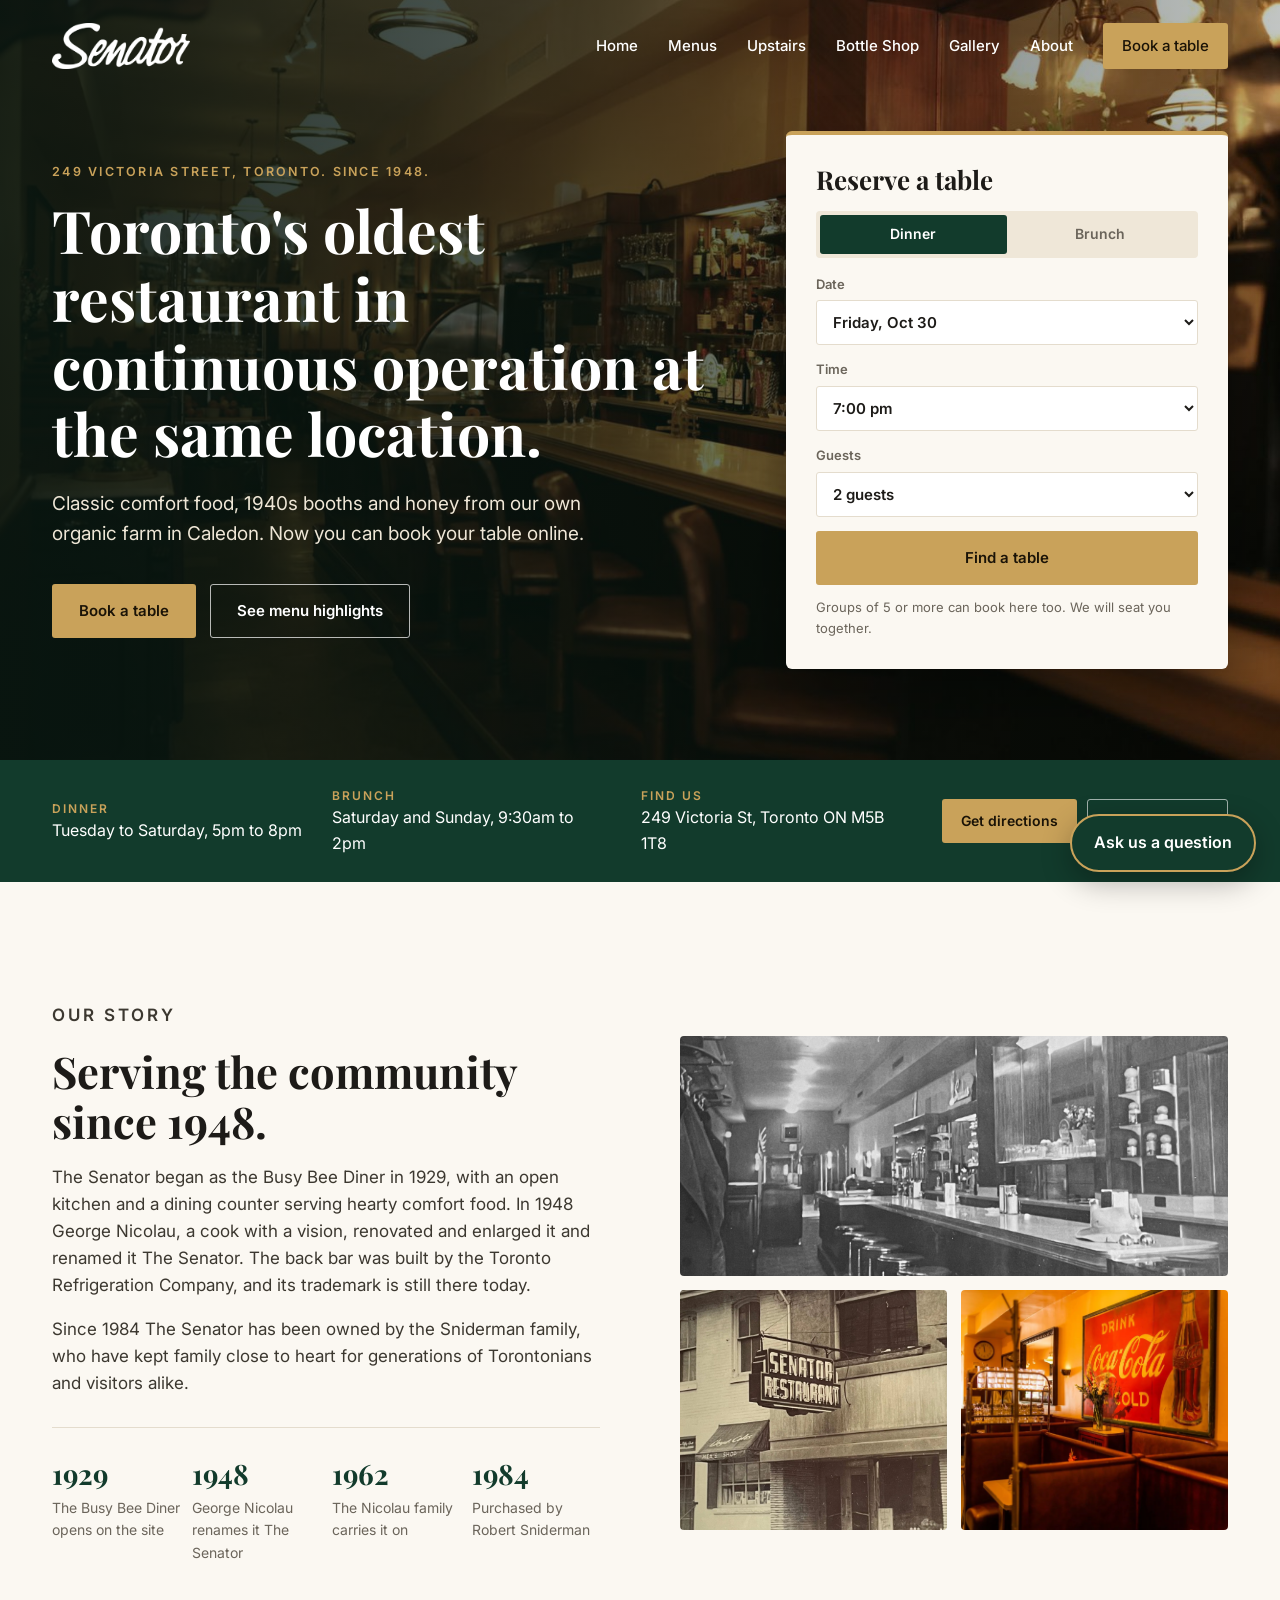
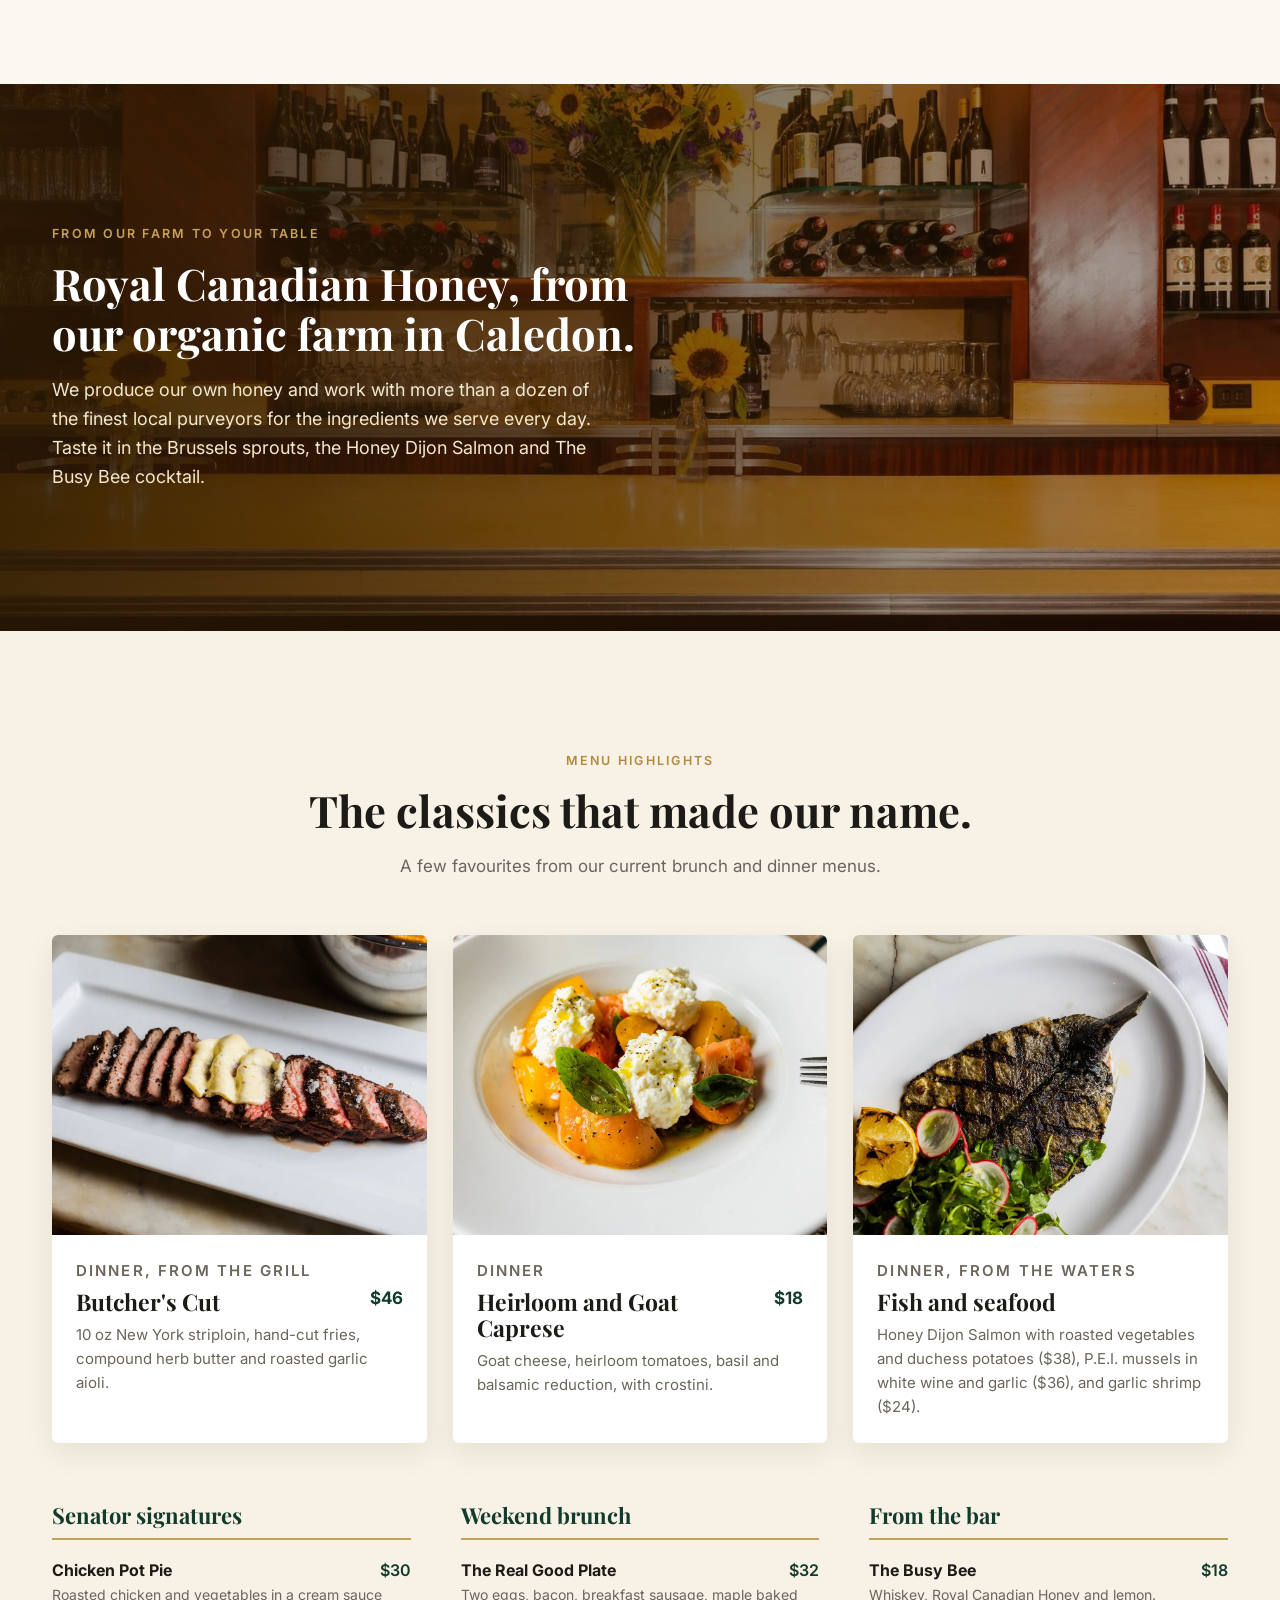
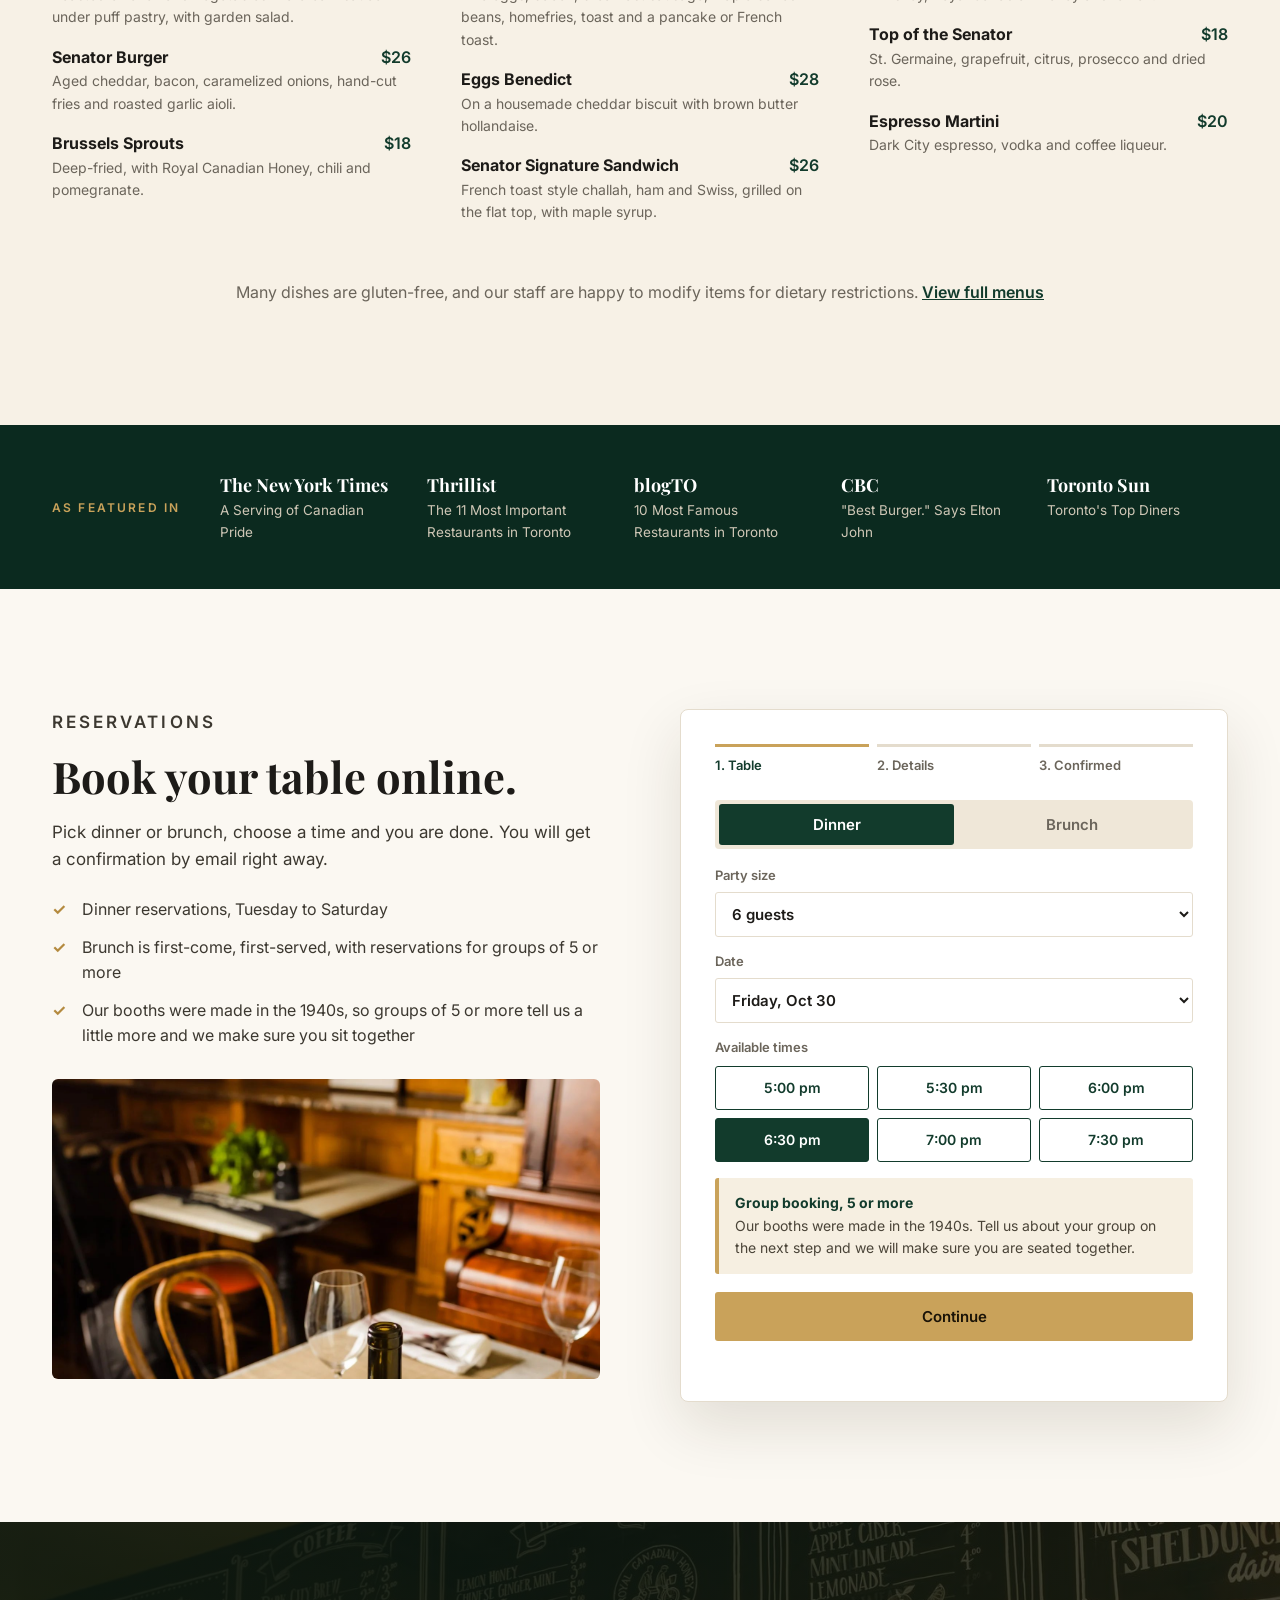
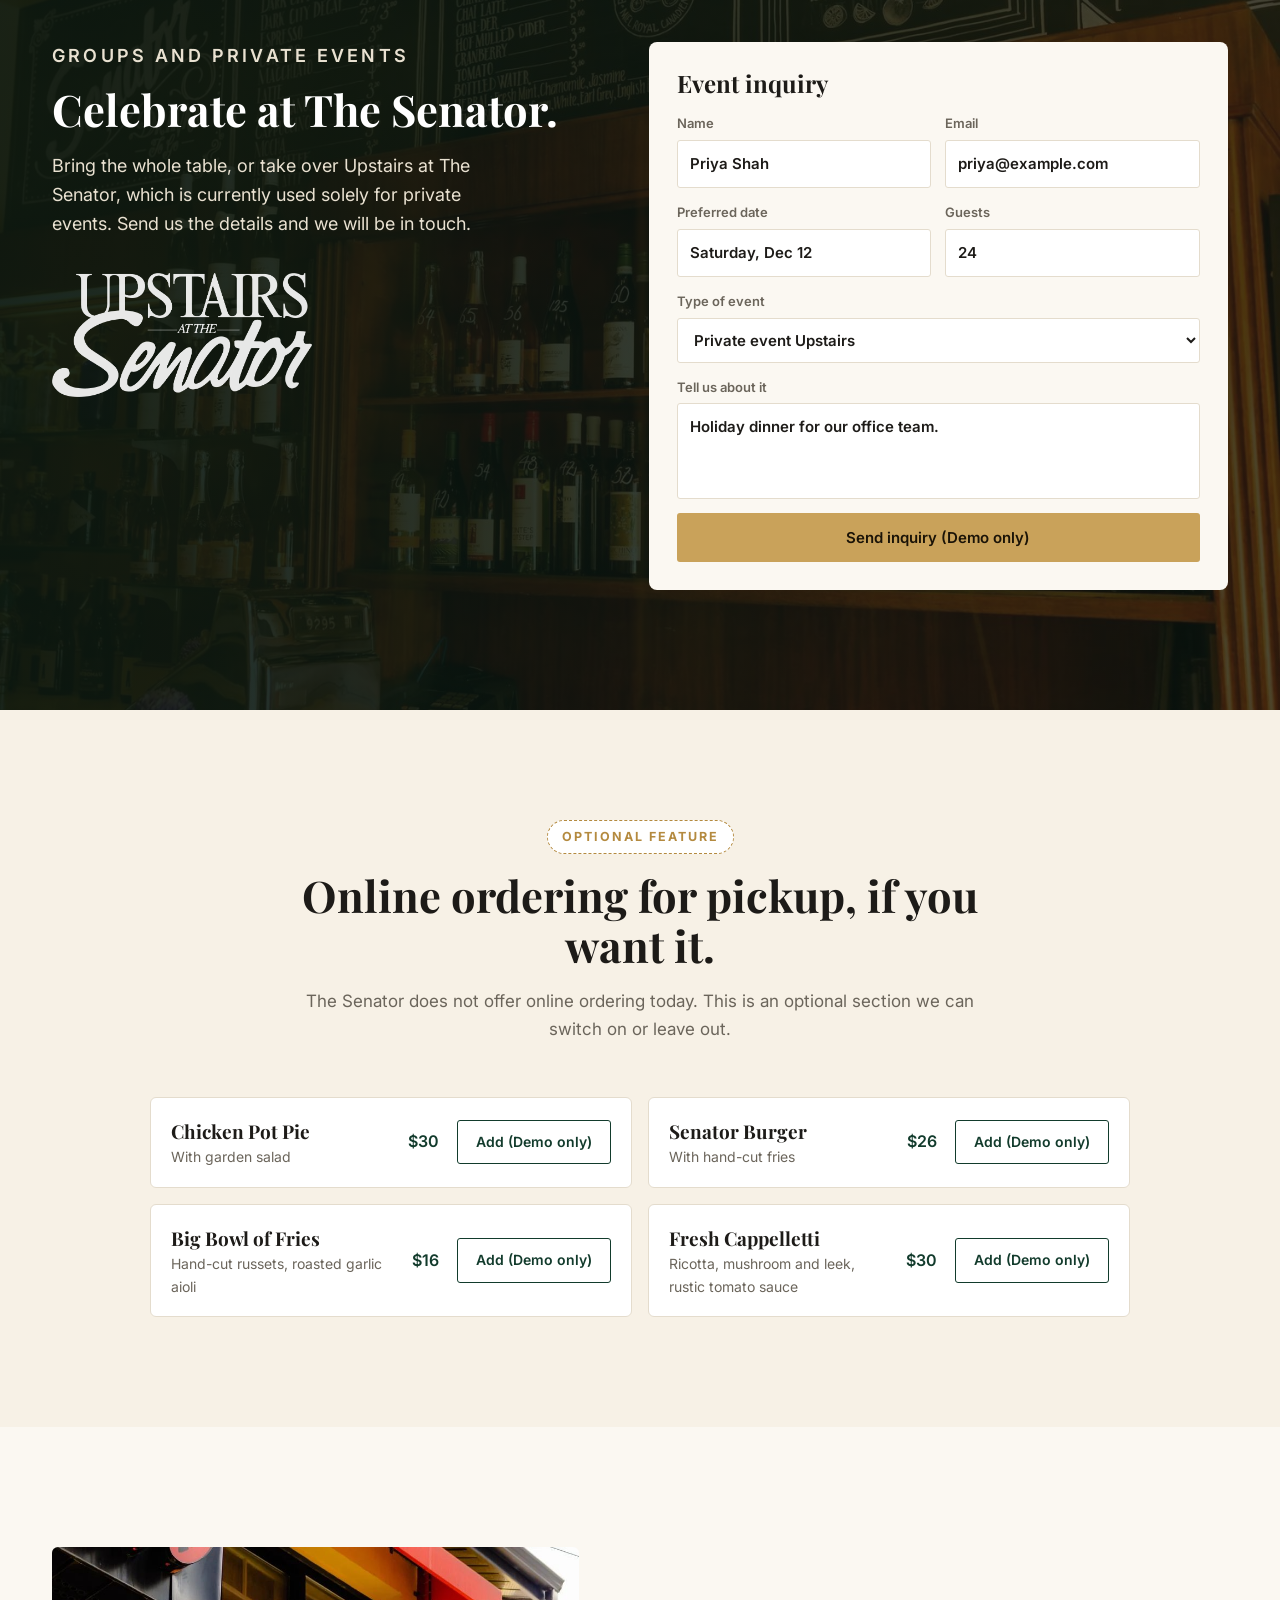
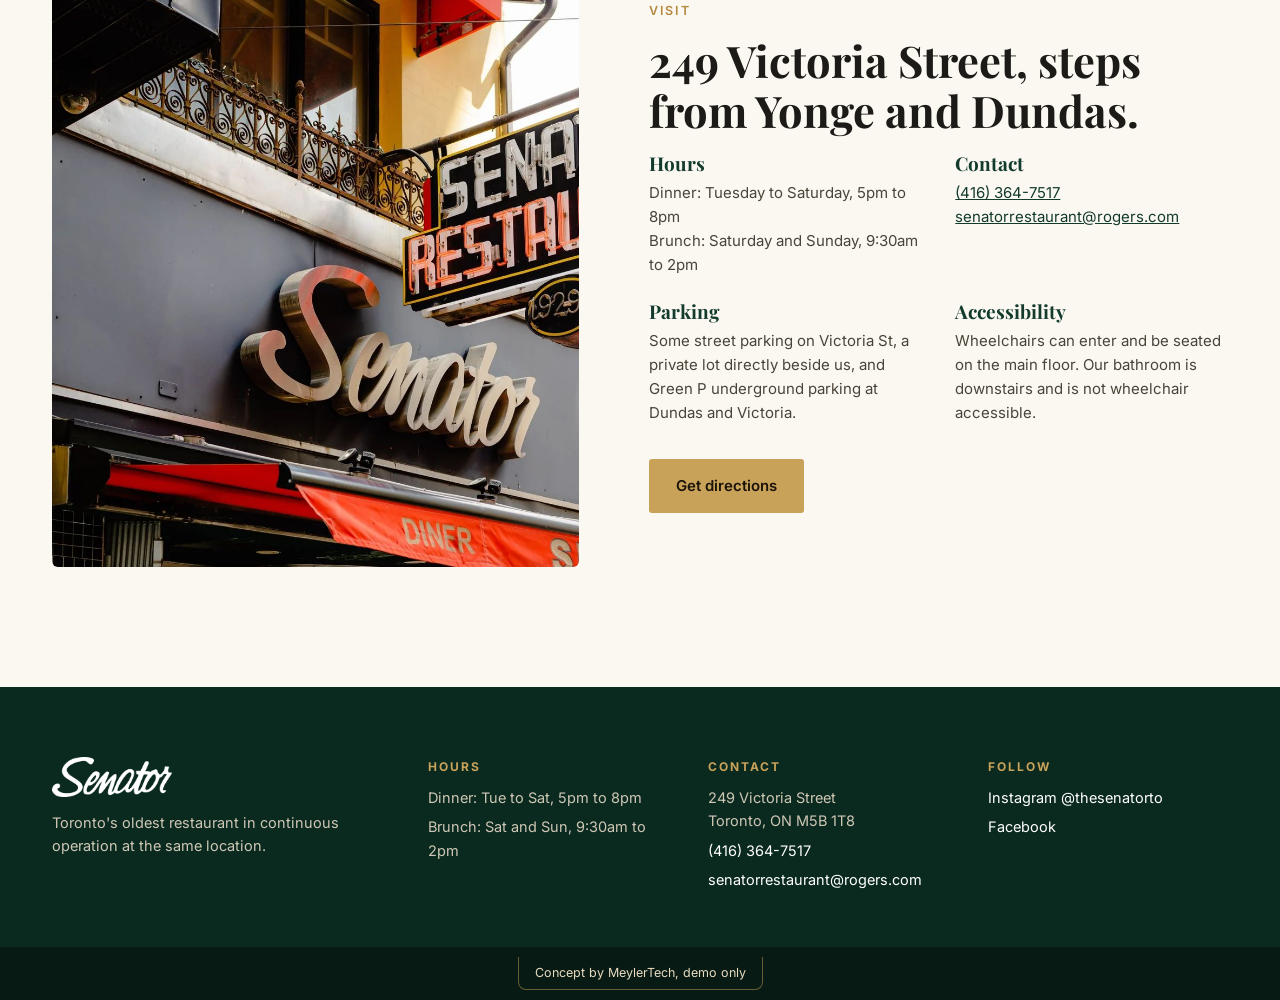
<file: index.html>
<!DOCTYPE html>
<html lang="en">
<head>
<meta name="robots" content="noindex, nofollow">
<meta charset="utf-8">
<meta name="viewport" content="width=device-width, initial-scale=1">
<title>The Senator Restaurant | Toronto since 1948</title>
<meta name="description" content="The Senator, Toronto's oldest restaurant in continuous operation at the same location. 249 Victoria Street. Book a table online.">
<link rel="preconnect" href="https://fonts.googleapis.com">
<link rel="preconnect" href="https://fonts.gstatic.com" crossorigin>
<link href="https://fonts.googleapis.com/css2?family=Playfair+Display:ital,wght@0,500;0,700;1,500&family=Inter:wght@400;500;600;700&display=swap" rel="stylesheet">
<link rel="stylesheet" href="style.css">
<script src="app.js" defer></script>
</head>
<body>
<header class="site-head" id="top">
  <div class="wrap head-in">
    <a class="brand" href="index.html"><img src="img/logo-white.png" alt="The Senator"></a>
    <button class="burger" id="burger" aria-label="Open menu" aria-expanded="false"><span></span><span></span><span></span></button>
    <nav class="nav" id="nav">
      <a href="index.html">Home</a>
      <a href="full-concept.html">Menus</a>
      <a href="full-concept.html">Upstairs</a>
      <a href="full-concept.html">Bottle Shop</a>
      <a href="full-concept.html">Gallery</a>
      <a href="full-concept.html">About</a>
      <a class="btn btn-gold btn-sm" href="#reserve">Book a table</a>
    </nav>
  </div>
</header>

<main>
<section class="hero">
  <img class="hero-img" src="img/bar-interior.jpg" alt="The long counter and booths inside The Senator">
  <div class="hero-shade"></div>
  <div class="wrap hero-in">
    <div class="hero-copy">
      <p class="eyebrow">249 Victoria Street, Toronto. Since 1948.</p>
      <h1>Toronto's oldest restaurant in continuous operation at the same location.</h1>
      <p class="lede">Classic comfort food, 1940s booths and honey from our own organic farm in Caledon. Now you can book your table online.</p>
      <div class="hero-cta">
        <a class="btn btn-gold" href="#reserve">Book a table</a>
        <a class="btn btn-ghost" href="#menu">See menu highlights</a>
      </div>
    </div>
    <form class="quick-book" action="#reserve">
      <p class="qb-title">Reserve a table</p>
      <div class="seg" role="group" aria-label="Meal">
        <span class="seg-on">Dinner</span><span>Brunch</span>
      </div>
      <label>Date<select><option>Friday, Oct 30</option></select></label>
      <label>Time<select><option>7:00 pm</option></select></label>
      <label>Guests<select><option>2 guests</option></select></label>
      <a class="btn btn-gold btn-full" href="#reserve">Find a table</a>
      <p class="qb-note">Groups of 5 or more can book here too. We will seat you together.</p>
    </form>
  </div>
</section>

<section class="hours-bar">
  <div class="wrap hours-in">
    <div><p class="hb-k">Dinner</p><p class="hb-v">Tuesday to Saturday, 5pm to 8pm</p></div>
    <div><p class="hb-k">Brunch</p><p class="hb-v">Saturday and Sunday, 9:30am to 2pm</p></div>
    <div><p class="hb-k">Find us</p><p class="hb-v">249 Victoria St, Toronto ON M5B 1T8</p></div>
    <div class="hb-act">
      <a class="btn btn-gold btn-sm" href="https://www.google.com/maps/dir/?api=1&amp;destination=The+Senator+Restaurant+249+Victoria+St+Toronto+ON+M5B+1T8" target="_blank" rel="noopener">Get directions</a>
      <a class="btn btn-line btn-sm" href="tel:+14163647517">(416) 364-7517</a>
    </div>
  </div>
</section>

<section class="story" id="story">
  <div class="wrap story-in">
    <div class="story-copy">
      <p class="eyebrow eyebrow-dark">Our story</p>
      <h2>Serving the community since 1948.</h2>
      <p>The Senator began as the Busy Bee Diner in 1929, with an open kitchen and a dining counter serving hearty comfort food. In 1948 George Nicolau, a cook with a vision, renovated and enlarged it and renamed it The Senator. The back bar was built by the Toronto Refrigeration Company, and its trademark is still there today.</p>
      <p>Since 1984 The Senator has been owned by the Sniderman family, who have kept family close to heart for generations of Torontonians and visitors alike.</p>
      <ol class="timeline">
        <li><span>1929</span>The Busy Bee Diner opens on the site</li>
        <li><span>1948</span>George Nicolau renames it The Senator</li>
        <li><span>1962</span>The Nicolau family carries it on</li>
        <li><span>1984</span>Purchased by Robert Sniderman</li>
      </ol>
    </div>
    <div class="story-pics">
      <img class="sp-a" src="img/archive-counter.jpg" alt="Archival photo of The Senator's counter">
      <img class="sp-b" src="img/archive-sign.jpg" alt="Archival photo of The Senator sign on Victoria Street">
      <img class="sp-c" src="img/booths.jpg" alt="The 1940s booths at The Senator">
    </div>
  </div>
</section>

<section class="honey">
  <img class="honey-img" src="img/bar-sunflowers.jpg" alt="The Senator's bar with fresh sunflowers">
  <div class="honey-shade"></div>
  <div class="wrap honey-in">
    <p class="eyebrow">From our farm to your table</p>
    <h2>Royal Canadian Honey, from our organic farm in Caledon.</h2>
    <p>We produce our own honey and work with more than a dozen of the finest local purveyors for the ingredients we serve every day. Taste it in the Brussels sprouts, the Honey Dijon Salmon and The Busy Bee cocktail.</p>
  </div>
</section>

<section class="menu" id="menu">
  <div class="wrap">
    <div class="sec-head">
      <p class="eyebrow eyebrow-dark">Menu highlights</p>
      <h2>The classics that made our name.</h2>
      <p>A few favourites from our current brunch and dinner menus.</p>
    </div>
    <div class="menu-grid">
      <article class="dish dish-photo">
        <img src="img/plate-steak.jpg" alt="Sliced steak plated at The Senator">
        <div class="dish-body"><p class="dish-tag">Dinner, from the grill</p><h3>Butcher's Cut <span>$46</span></h3><p>10 oz New York striploin, hand-cut fries, compound herb butter and roasted garlic aioli.</p></div>
      </article>
      <article class="dish dish-photo">
        <img src="img/plate-goat-cheese.jpg" alt="A plated dish at The Senator">
        <div class="dish-body"><p class="dish-tag">Dinner</p><h3>Heirloom and Goat Caprese <span>$18</span></h3><p>Goat cheese, heirloom tomatoes, basil and balsamic reduction, with crostini.</p></div>
      </article>
      <article class="dish dish-photo">
        <img src="img/plate-grill.jpg" alt="A grilled fish dish at The Senator">
        <div class="dish-body"><p class="dish-tag">Dinner, from the waters</p><h3>Fish and seafood</h3><p>Honey Dijon Salmon with roasted vegetables and duchess potatoes ($38), P.E.I. mussels in white wine and garlic ($36), and garlic shrimp ($24).</p></div>
      </article>
    </div>
    <div class="menu-list">
      <div class="ml-col">
        <h3 class="ml-h">Senator signatures</h3>
        <p class="ml-item"><strong>Chicken Pot Pie</strong><span>$30</span></p><p class="ml-desc">Roasted chicken and vegetables in a cream sauce under puff pastry, with garden salad.</p>
        <p class="ml-item"><strong>Senator Burger</strong><span>$26</span></p><p class="ml-desc">Aged cheddar, bacon, caramelized onions, hand-cut fries and roasted garlic aioli.</p>
        <p class="ml-item"><strong>Brussels Sprouts</strong><span>$18</span></p><p class="ml-desc">Deep-fried, with Royal Canadian Honey, chili and pomegranate.</p>
      </div>
      <div class="ml-col">
        <h3 class="ml-h">Weekend brunch</h3>
        <p class="ml-item"><strong>The Real Good Plate</strong><span>$32</span></p><p class="ml-desc">Two eggs, bacon, breakfast sausage, maple baked beans, homefries, toast and a pancake or French toast.</p>
        <p class="ml-item"><strong>Eggs Benedict</strong><span>$28</span></p><p class="ml-desc">On a housemade cheddar biscuit with brown butter hollandaise.</p>
        <p class="ml-item"><strong>Senator Signature Sandwich</strong><span>$26</span></p><p class="ml-desc">French toast style challah, ham and Swiss, grilled on the flat top, with maple syrup.</p>
      </div>
      <div class="ml-col">
        <h3 class="ml-h">From the bar</h3>
        <p class="ml-item"><strong>The Busy Bee</strong><span>$18</span></p><p class="ml-desc">Whiskey, Royal Canadian Honey and lemon.</p>
        <p class="ml-item"><strong>Top of the Senator</strong><span>$18</span></p><p class="ml-desc">St. Germaine, grapefruit, citrus, prosecco and dried rose.</p>
        <p class="ml-item"><strong>Espresso Martini</strong><span>$20</span></p><p class="ml-desc">Dark City espresso, vodka and coffee liqueur.</p>
      </div>
    </div>
    <p class="menu-foot">Many dishes are gluten-free, and our staff are happy to modify items for dietary restrictions. <a href="full-concept.html">View full menus</a></p>
  </div>
</section>

<section class="press">
  <div class="wrap press-in">
    <p class="press-k">As featured in</p>
    <ul class="press-list">
      <li><strong>The New York Times</strong>A Serving of Canadian Pride</li>
      <li><strong>Thrillist</strong>The 11 Most Important Restaurants in Toronto</li>
      <li><strong>blogTO</strong>10 Most Famous Restaurants in Toronto</li>
      <li><strong>CBC</strong>"Best Burger." Says Elton John</li>
      <li><strong>Toronto Sun</strong>Toronto's Top Diners</li>
    </ul>
  </div>
</section>

<section class="reserve" id="reserve">
  <div class="wrap reserve-in">
    <div class="res-copy">
      <p class="eyebrow eyebrow-dark">Reservations</p>
      <h2>Book your table online.</h2>
      <p>Pick dinner or brunch, choose a time and you are done. You will get a confirmation by email right away.</p>
      <ul class="ticks">
        <li>Dinner reservations, Tuesday to Saturday</li>
        <li>Brunch is first-come, first-served, with reservations for groups of 5 or more</li>
        <li>Our booths were made in the 1940s, so groups of 5 or more tell us a little more and we make sure you sit together</li>
      </ul>
      <img class="res-img" src="img/table-setting.jpg" alt="A table set for dinner at The Senator">
    </div>
    <div class="res-card" id="resCard">
      <ol class="steps" aria-label="Booking steps"><li class="on" id="st1">Table</li><li id="st2">Details</li><li id="st3">Confirmed</li></ol>
      <form class="res-form" id="resForm">
        <fieldset class="res-step" id="rs1">
          <div class="seg seg-big" id="mealSeg">
            <button type="button" class="seg-on" data-meal="dinner">Dinner</button>
            <button type="button" data-meal="brunch">Brunch</button>
          </div>
          <label>Party size
            <select id="party">
              <option value="2">2 guests</option><option value="3">3 guests</option><option value="4">4 guests</option>
              <option value="5">5 guests</option><option value="6" selected>6 guests</option><option value="7">7 guests</option><option value="8">8 or more guests</option>
            </select>
          </label>
          <label>Date
            <select id="date"><option>Friday, Oct 30</option><option>Saturday, Oct 31</option><option>Tuesday, Nov 3</option></select>
          </label>
          <p class="lbl">Available times</p>
          <div class="times" id="times">
            <button type="button" data-t="5:00 pm">5:00 pm</button>
            <button type="button" data-t="5:30 pm">5:30 pm</button>
            <button type="button" data-t="6:00 pm">6:00 pm</button>
            <button type="button" class="t-on" data-t="6:30 pm">6:30 pm</button>
            <button type="button" data-t="7:00 pm">7:00 pm</button>
            <button type="button" data-t="7:30 pm">7:30 pm</button>
          </div>
          <div class="group-note" id="groupNote">
            <p class="gn-t">Group booking, 5 or more</p>
            <p>Our booths were made in the 1940s. Tell us about your group on the next step and we will make sure you are seated together.</p>
          </div>
          <button type="button" class="btn btn-gold btn-full" id="toStep2">Continue</button>
        </fieldset>
        <fieldset class="res-step" id="rs2">
          <p class="summary" id="sum1">Dinner, Friday, Oct 30 at 6:30 pm, 6 guests</p>
          <div class="row2"><label>Name<input type="text" value="Alex Morgan" autocomplete="off"></label><label>Phone<input type="tel" value="416 555 0142" autocomplete="off"></label></div>
          <label>Email<input type="email" value="alex@example.com" autocomplete="off"></label>
          <label class="grp-only">Group notes (optional)<textarea rows="2">Celebrating a birthday, two guests are gluten-free.</textarea></label>
          <label class="check"><input type="checkbox" checked> Text me a reminder the day before</label>
          <button type="submit" class="btn btn-gold btn-full">Confirm reservation (Demo only)</button>
        </fieldset>
        <div class="res-step res-done" id="rs3">
          <p class="done-ic">&#10003;</p>
          <p class="done-t">You're booked.</p>
          <p class="summary" id="sum2">Dinner, Friday, Oct 30 at 6:30 pm, 6 guests</p>
          <p class="done-p">A confirmation is on its way to alex@example.com. Need to change anything? Call us at (416) 364-7517.</p>
          <p class="demo-tag">Demo only. No booking was made.</p>
          <button type="button" class="btn btn-line btn-full" id="resAgain">Start over</button>
        </div>
      </form>
    </div>
  </div>
</section>

<section class="events" id="events">
  <img class="events-img" src="img/bottle-wall.jpg" alt="The bottle wall at The Senator">
  <div class="events-shade"></div>
  <div class="wrap events-in">
    <div class="ev-copy">
      <p class="eyebrow">Groups and private events</p>
      <h2>Celebrate at The Senator.</h2>
      <p>Bring the whole table, or take over Upstairs at The Senator, which is currently used solely for private events. Send us the details and we will be in touch.</p>
      <img class="ev-logo" src="img/logo-upstairs.png" alt="Upstairs at The Senator">
    </div>
    <div class="ev-card" id="evCard">
      <form class="ev-form" id="evForm">
        <p class="ev-t">Event inquiry</p>
        <div class="row2"><label>Name<input type="text" value="Priya Shah" autocomplete="off"></label><label>Email<input type="email" value="priya@example.com" autocomplete="off"></label></div>
        <div class="row2"><label>Preferred date<input type="text" value="Saturday, Dec 12" autocomplete="off"></label><label>Guests<input type="text" value="24" autocomplete="off"></label></div>
        <label>Type of event
          <select><option>Private event Upstairs</option><option>Group dinner (5 or more)</option><option>Group brunch (5 or more)</option></select>
        </label>
        <label>Tell us about it<textarea rows="3">Holiday dinner for our office team.</textarea></label>
        <button type="submit" class="btn btn-gold btn-full">Send inquiry (Demo only)</button>
      </form>
      <div class="autoreply" id="autoReply">
        <p class="ar-k">Auto-reply preview</p>
        <div class="mail">
          <p class="mail-h"><strong>From:</strong> The Senator Restaurant &lt;senatorrestaurant@rogers.com&gt;</p>
          <p class="mail-h"><strong>Subject:</strong> We got your event inquiry</p>
          <div class="mail-b">
            <p>Hi Priya,</p>
            <p>Thank you for thinking of The Senator for your holiday dinner. We have your request for 24 guests on Saturday, Dec 12, and a member of our team will be in touch to talk through the details.</p>
            <p>If you need us sooner, call (416) 364-7517.</p>
            <p>The Senator<br>249 Victoria Street, Toronto</p>
          </div>
        </div>
        <p class="demo-tag">Demo only. Nothing was sent.</p>
      </div>
    </div>
  </div>
</section>

<section class="order" id="order">
  <div class="wrap">
    <div class="sec-head">
      <p class="opt-flag">Optional feature</p>
      <h2>Online ordering for pickup, if you want it.</h2>
      <p>The Senator does not offer online ordering today. This is an optional section we can switch on or leave out.</p>
    </div>
    <div class="order-grid">
      <div class="oi"><div><strong>Chicken Pot Pie</strong><p>With garden salad</p></div><span>$30</span><a class="btn btn-line btn-sm" href="#order">Add (Demo only)</a></div>
      <div class="oi"><div><strong>Senator Burger</strong><p>With hand-cut fries</p></div><span>$26</span><a class="btn btn-line btn-sm" href="#order">Add (Demo only)</a></div>
      <div class="oi"><div><strong>Big Bowl of Fries</strong><p>Hand-cut russets, roasted garlic aioli</p></div><span>$16</span><a class="btn btn-line btn-sm" href="#order">Add (Demo only)</a></div>
      <div class="oi"><div><strong>Fresh Cappelletti</strong><p>Ricotta, mushroom and leek, rustic tomato sauce</p></div><span>$30</span><a class="btn btn-line btn-sm" href="#order">Add (Demo only)</a></div>
    </div>
  </div>
</section>

<section class="visit" id="visit">
  <div class="wrap visit-in">
    <img class="visit-img" src="img/storefront.jpg" alt="The Senator storefront and sign on Victoria Street">
    <div class="visit-copy">
      <p class="eyebrow eyebrow-dark">Visit</p>
      <h2>249 Victoria Street, steps from Yonge and Dundas.</h2>
      <div class="v-grid">
        <div><h3>Hours</h3><p>Dinner: Tuesday to Saturday, 5pm to 8pm</p><p>Brunch: Saturday and Sunday, 9:30am to 2pm</p></div>
        <div><h3>Contact</h3><p><a href="tel:+14163647517">(416) 364-7517</a></p><p><a href="mailto:senatorrestaurant@rogers.com">senatorrestaurant@rogers.com</a></p></div>
        <div><h3>Parking</h3><p>Some street parking on Victoria St, a private lot directly beside us, and Green P underground parking at Dundas and Victoria.</p></div>
        <div><h3>Accessibility</h3><p>Wheelchairs can enter and be seated on the main floor. Our bathroom is downstairs and is not wheelchair accessible.</p></div>
      </div>
      <a class="btn btn-gold" href="https://www.google.com/maps/dir/?api=1&amp;destination=The+Senator+Restaurant+249+Victoria+St+Toronto+ON+M5B+1T8" target="_blank" rel="noopener">Get directions</a>
    </div>
  </div>
</section>

<aside class="chat" id="chat" aria-label="Ask The Senator">
  <div class="chat-head"><img src="img/logo-white.png" alt=""><div><p class="ch-t">Ask The Senator</p><p class="ch-s">Quick answers about visiting</p></div><button type="button" class="chat-x" id="chatClose" aria-label="Close chat">&#215;</button></div>
  <div class="chat-log" id="chatLog">
    <p class="bub bot">Hi! I can help with hours, reservations, parking and more. What would you like to know?</p>
    <p class="bub me">Is there parking nearby?</p>
    <p class="bub bot">Yes. There is some street parking on Victoria St, a private lot directly beside us, and Green P underground parking at Dundas and Victoria.</p>
  </div>
  <div class="chips" id="chips">
    <button type="button" data-q="hours">Hours</button>
    <button type="button" data-q="brunch">Brunch reservations</button>
    <button type="button" data-q="diet">Dietary needs</button>
    <button type="button" data-q="kids">Kids menu</button>
    <button type="button" data-q="access">Wheelchair access</button>
    <button type="button" data-q="events">Private events</button>
    <button type="button" data-q="bottle">Bottle Shop</button>
  </div>
  <p class="chat-foot">Demo only. Answers come from The Senator's own FAQ.</p>
</aside>
<button type="button" class="chat-btn" id="chatBtn" aria-controls="chat">Ask us a question</button>
</main>

<footer class="foot">
  <div class="wrap foot-in">
    <div><img class="foot-logo" src="img/logo-white.png" alt="The Senator"><p>Toronto's oldest restaurant in continuous operation at the same location.</p></div>
    <div><h4>Hours</h4><p>Dinner: Tue to Sat, 5pm to 8pm</p><p>Brunch: Sat and Sun, 9:30am to 2pm</p></div>
    <div><h4>Contact</h4><p>249 Victoria Street<br>Toronto, ON M5B 1T8</p><p><a href="tel:+14163647517">(416) 364-7517</a></p><p><a href="mailto:senatorrestaurant@rogers.com">senatorrestaurant@rogers.com</a></p></div>
    <div><h4>Follow</h4><p><a href="https://www.instagram.com/thesenatorto/" target="_blank" rel="noopener">Instagram @thesenatorto</a></p><p><a href="https://www.facebook.com/thesenatorto/" target="_blank" rel="noopener">Facebook</a></p></div>
  </div>
</footer>
<div class="badge"><a href="full-concept.html">Concept by MeylerTech, demo only</a></div>
</body>
</html>
</file>
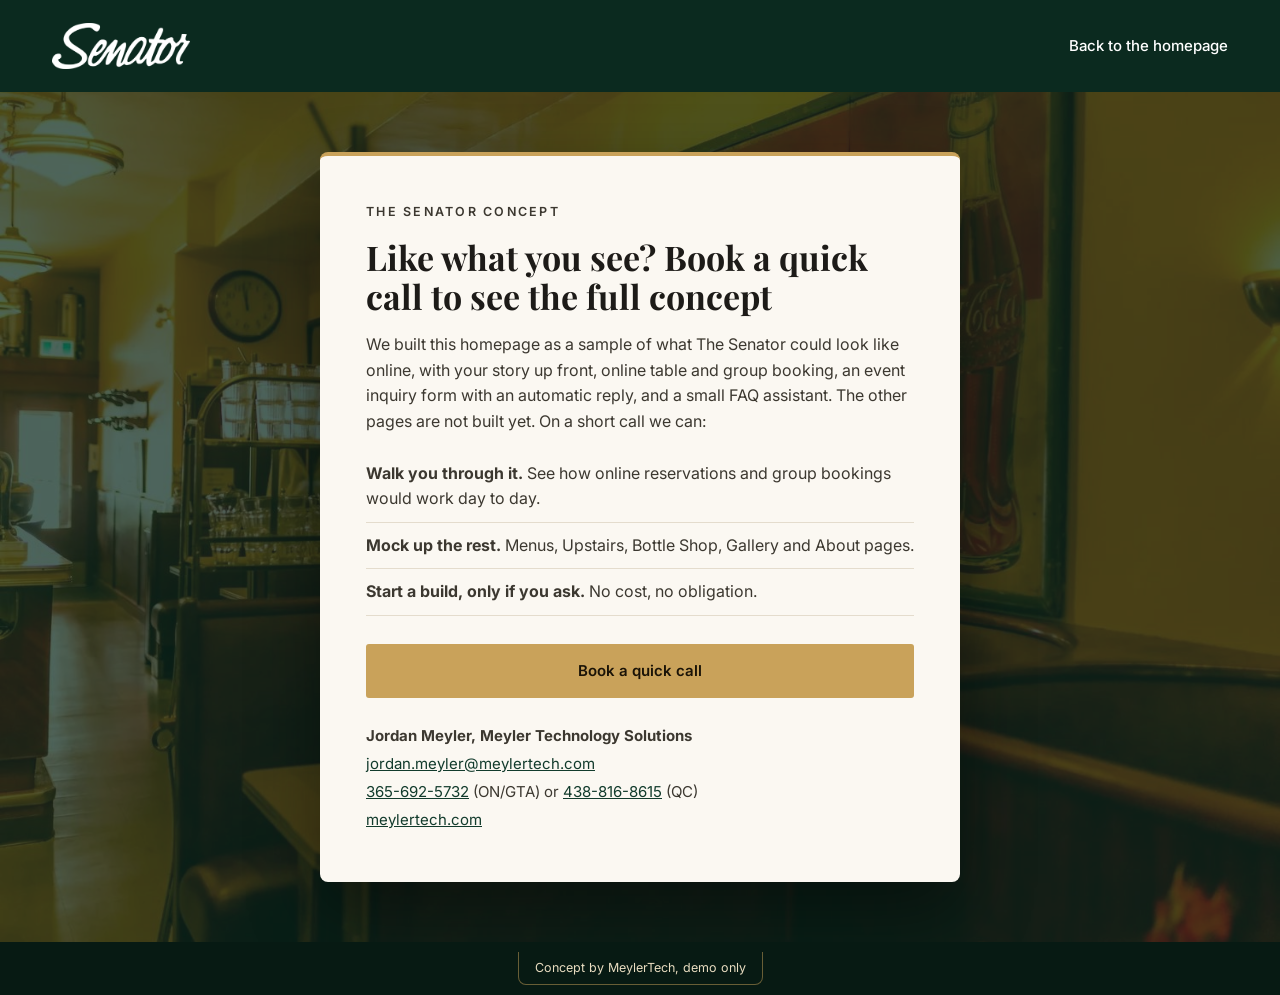
<file: full-concept.html>
<!DOCTYPE html>
<html lang="en">
<head>
<meta name="robots" content="noindex, nofollow">
<meta charset="utf-8">
<meta name="viewport" content="width=device-width, initial-scale=1">
<title>See the full concept | The Senator</title>
<link rel="preconnect" href="https://fonts.googleapis.com">
<link rel="preconnect" href="https://fonts.gstatic.com" crossorigin>
<link href="https://fonts.googleapis.com/css2?family=Playfair+Display:ital,wght@0,500;0,700;1,500&family=Inter:wght@400;500;600;700&display=swap" rel="stylesheet">
<link rel="stylesheet" href="style.css">
</head>
<body class="cta-body">
<header class="site-head">
  <div class="wrap head-in">
    <a class="brand" href="index.html"><img src="img/logo-white.png" alt="The Senator"></a>
    <nav class="nav nav-open"><a href="index.html">Back to the homepage</a></nav>
  </div>
</header>
<main class="cta">
  <img class="cta-bg" src="img/booths.jpg" alt="">
  <div class="cta-card">
    <p class="eyebrow eyebrow-dark">The Senator concept</p>
    <h1>Like what you see? Book a quick call to see the full concept</h1>
    <p>We built this homepage as a sample of what The Senator could look like online, with your story up front, online table and group booking, an event inquiry form with an automatic reply, and a small FAQ assistant. The other pages are not built yet. On a short call we can:</p>
    <ul class="opts">
      <li><strong>Walk you through it.</strong> See how online reservations and group bookings would work day to day.</li>
      <li><strong>Mock up the rest.</strong> Menus, Upstairs, Bottle Shop, Gallery and About pages.</li>
      <li><strong>Start a build, only if you ask.</strong> No cost, no obligation.</li>
    </ul>
    <a class="btn btn-gold btn-full" href="https://calendar.google.com/calendar/appointments/schedules/AcZssZ1uoPILOshcsVpFu2-EJuHki-peDi6uS64qXNgpL6RFEyXRW8FxCi8sSPrRuGYGe9HnTTfSvPGZ?gv=true" target="_blank" rel="noopener">Book a quick call</a>
    <div class="contact">
      <p><strong>Jordan Meyler, Meyler Technology Solutions</strong></p>
      <p><a href="mailto:jordan.meyler@meylertech.com">jordan.meyler@meylertech.com</a></p>
      <p><a href="tel:+13656925732">365-692-5732</a> (ON/GTA) or <a href="tel:+14388168615">438-816-8615</a> (QC)</p>
      <p><a href="https://meylertech.com" target="_blank" rel="noopener">meylertech.com</a></p>
    </div>
  </div>
</main>
<div class="badge"><a href="index.html">Concept by MeylerTech, demo only</a></div>
</body>
</html>
</file>
<file: style.css>
:root{--green:#123b2c;--green2:#0b2a1f;--cream:#f7f1e6;--paper:#fbf8f2;--gold:#c9a25a;--gold2:#b48a3f;--ink:#1d1b18;--mut:#6b655b;--line:#e4dccd;--red:#9e2b25}
*{box-sizing:border-box;margin:0;padding:0}
html{scroll-behavior:smooth}
body{font-family:Inter,system-ui,sans-serif;color:var(--ink);background:var(--paper);line-height:1.6;font-size:16px}
img{display:block;max-width:100%}
a{color:inherit}
h1,h2,h3,.qb-title,.done-t,.ev-t,.ch-t{font-family:"Playfair Display",Georgia,serif;font-weight:700;line-height:1.15}
h2{font-size:clamp(30px,3.4vw,46px);margin-bottom:18px}
.wrap{max-width:1240px;margin:0 auto;padding:0 32px}
.eyebrow{text-transform:uppercase;letter-spacing:.18em;font-size:12.5px;font-weight:600;color:var(--gold);margin-bottom:14px}
.eyebrow-dark{color:var(--gold2)}
.btn{display:inline-block;text-decoration:none;font-weight:600;font-size:15px;padding:14px 26px;border-radius:3px;border:1.5px solid transparent;cursor:pointer;font-family:inherit;transition:.2s;text-align:center}
.btn-gold{background:var(--gold);color:#1a1307}.btn-gold:hover{background:#d8b46d}
.btn-ghost{border-color:rgba(255,255,255,.7);color:#fff}.btn-ghost:hover{background:rgba(255,255,255,.12)}
.btn-line{border-color:var(--green);color:var(--green);background:transparent}.btn-line:hover{background:var(--green);color:#fff}
.btn-sm{padding:10px 18px;font-size:14px}.btn-full{width:100%}
/* header */
.site-head{position:absolute;top:0;left:0;right:0;z-index:20}
.head-in{display:flex;align-items:center;justify-content:space-between;height:92px}
.brand img{height:46px;width:auto}
.nav{display:flex;align-items:center;gap:30px}
.nav a{color:#fff;text-decoration:none;font-size:15px;font-weight:500}
.nav a.btn{color:#1a1307}
.burger{display:none}
/* hero */
.hero{position:relative;min-height:760px;color:#fff;display:flex;align-items:center;overflow:hidden}
.hero-img{position:absolute;inset:0;width:100%;height:100%;object-fit:cover}
.hero-shade{position:absolute;inset:0;background:linear-gradient(90deg,rgba(8,22,16,.92) 0%,rgba(8,22,16,.7) 45%,rgba(8,22,16,.25) 100%)}
.hero-in{position:relative;display:grid;grid-template-columns:1.35fr .9fr;gap:70px;align-items:center;padding-top:110px;padding-bottom:70px;width:100%}
.hero h1{font-size:clamp(38px,4.6vw,64px);margin-bottom:22px}
.lede{font-size:19px;max-width:560px;color:#eee6d6;margin-bottom:34px}
.hero-cta{display:flex;gap:14px;flex-wrap:wrap}
.quick-book{background:var(--paper);color:var(--ink);padding:30px;border-radius:6px;box-shadow:0 30px 60px rgba(0,0,0,.35);border-top:4px solid var(--gold)}
.qb-title{font-size:26px;margin-bottom:16px}
.quick-book label,.res-form label,.ev-form label{display:block;font-size:13px;font-weight:600;color:var(--mut);margin-bottom:14px}
select,input,textarea{display:block;width:100%;margin-top:6px;font:inherit;font-size:15px;color:var(--ink);padding:11px 12px;border:1px solid var(--line);border-radius:3px;background:#fff}
.seg{display:flex;background:#efe7d8;border-radius:4px;padding:4px;margin-bottom:16px}
.seg span,.seg button{flex:1;text-align:center;padding:8px;font-weight:600;font-size:14px;border-radius:3px;color:var(--mut);border:0;background:transparent;font-family:inherit;cursor:pointer}
.seg .seg-on{background:var(--green);color:#fff}
.qb-note{font-size:13px;color:var(--mut);margin-top:12px}
/* hours bar */
.hours-bar{background:var(--green);color:#fff}
.hours-in{display:grid;grid-template-columns:auto auto auto auto;justify-content:space-between;gap:30px;align-items:center;padding-top:26px;padding-bottom:26px}
.hb-k{font-size:12px;text-transform:uppercase;letter-spacing:.16em;color:var(--gold);font-weight:600}
.hb-v{font-size:16px}
.hb-act{display:flex;gap:10px}
.hours-bar .btn-line{border-color:rgba(255,255,255,.6);color:#fff}
/* story */
.story{padding:120px 0}
.story-in{display:grid;grid-template-columns:1fr 1fr;gap:80px;align-items:center}
.story-copy p{color:#3c3830;margin-bottom:16px;font-size:17px}
.timeline{list-style:none;display:grid;grid-template-columns:repeat(4,1fr);gap:12px;margin-top:30px;border-top:1px solid var(--line);padding-top:24px}
.timeline li{font-size:14px;color:var(--mut)}
.timeline span{display:block;font-family:"Playfair Display",serif;font-size:28px;color:var(--green);font-weight:700}
.story-pics{display:grid;grid-template-columns:1fr 1fr;grid-template-rows:240px 240px;gap:14px}
.story-pics img{width:100%;height:100%;object-fit:cover;border-radius:4px}
.sp-a{grid-column:1/3;filter:grayscale(1)}
/* honey */
.honey{position:relative;color:#fff;padding:140px 0;overflow:hidden}
.honey-img,.events-img{position:absolute;inset:0;width:100%;height:100%;object-fit:cover}
.honey-shade{position:absolute;inset:0;background:linear-gradient(90deg,rgba(40,24,4,.88),rgba(40,24,4,.35))}
.honey-in{position:relative;max-width:1240px}
.honey-in h2{max-width:640px}
.honey-in p:last-child{max-width:560px;font-size:18px;color:#f3e7cf}
/* menu */
.menu{padding:120px 0;background:var(--cream)}
.sec-head{text-align:center;max-width:700px;margin:0 auto 54px}
.sec-head p:last-child{color:var(--mut);font-size:17px}
.menu-grid{display:grid;grid-template-columns:repeat(3,1fr);gap:26px;margin-bottom:60px}
.dish{background:#fff;border-radius:6px;overflow:hidden;box-shadow:0 10px 30px rgba(40,30,10,.08)}
.dish img{width:100%;height:300px;object-fit:cover}
.dish-body{padding:24px}
.dish-tag{font-size:12px;text-transform:uppercase;letter-spacing:.14em;color:var(--gold2);font-weight:600}
.dish h3{font-size:23px;display:flex;justify-content:space-between;gap:10px;margin:6px 0 8px}
.dish h3 span{font-family:Inter,sans-serif;font-size:17px;color:var(--green)}
.dish p{color:var(--mut);font-size:15px}
.menu-list{display:grid;grid-template-columns:repeat(3,1fr);gap:50px}
.ml-h{font-size:22px;color:var(--green);border-bottom:2px solid var(--gold);padding-bottom:10px;margin-bottom:18px}
.ml-item{display:flex;justify-content:space-between;gap:10px;font-size:16px}
.ml-item span{color:var(--green);font-weight:600}
.ml-desc{color:var(--mut);font-size:14px;margin-bottom:16px}
.menu-foot{text-align:center;margin-top:40px;color:var(--mut)}
.menu-foot a{color:var(--green);font-weight:600}
/* press */
.press{background:var(--green2);color:#fff;padding:46px 0}
.press-in{display:flex;align-items:center;gap:40px}
.press-k{font-size:12px;text-transform:uppercase;letter-spacing:.18em;color:var(--gold);white-space:nowrap;font-weight:600}
.press-list{list-style:none;display:grid;grid-template-columns:repeat(5,1fr);gap:26px;flex:1}
.press-list li{font-size:13.5px;color:#cfc7b6}
.press-list strong{display:block;font-family:"Playfair Display",serif;font-size:18px;color:#fff}
/* reserve */
.reserve{padding:120px 0}
.reserve-in{display:grid;grid-template-columns:1fr 1fr;gap:80px;align-items:start}
.res-copy>p{font-size:17px;color:#3c3830}
.ticks{list-style:none;margin:24px 0 30px}
.ticks li{padding-left:30px;position:relative;margin-bottom:12px;color:#3c3830}
.ticks li::before{content:"\2713";position:absolute;left:0;color:var(--gold2);font-weight:700}
.res-img{border-radius:6px;height:300px;width:100%;object-fit:cover}
.res-card{background:#fff;border:1px solid var(--line);border-radius:8px;padding:34px;box-shadow:0 24px 60px rgba(40,30,10,.12)}
.steps{list-style:none;display:flex;gap:8px;margin-bottom:24px;counter-reset:s}
.steps li{flex:1;font-size:13px;font-weight:600;color:var(--mut);border-top:3px solid var(--line);padding-top:8px;counter-increment:s}
.steps li::before{content:counter(s) ". "}
.steps li.on{border-color:var(--gold);color:var(--green)}
.res-step{border:0;margin-bottom:26px}
.seg-big button{padding:11px;font-size:15px}
.lbl{font-size:13px;font-weight:600;color:var(--mut);margin-bottom:8px}
.times{display:grid;grid-template-columns:repeat(3,1fr);gap:8px;margin-bottom:16px}
.times button{padding:10px;border:1px solid var(--green);background:#fff;color:var(--green);border-radius:3px;font:inherit;font-weight:600;font-size:14px;cursor:pointer}
.times .t-on{background:var(--green);color:#fff}
.group-note{background:#f6efe1;border-left:4px solid var(--gold);padding:14px 16px;border-radius:3px;margin-bottom:18px;font-size:14px;color:#4a4438}
.gn-t{font-weight:700;color:var(--green)}
.summary{background:var(--cream);padding:12px 14px;border-radius:3px;font-weight:600;color:var(--green);margin-bottom:16px;font-size:15px}
.row2{display:grid;grid-template-columns:1fr 1fr;gap:14px}
.res-form label.check{display:flex;gap:10px;align-items:center;color:var(--ink);font-weight:500}
.check input{width:auto;margin:0}
.res-done{text-align:center;background:var(--cream);border-radius:6px;padding:26px}
.done-ic{width:54px;height:54px;border-radius:50%;background:var(--green);color:#fff;font-size:26px;line-height:54px;margin:0 auto 10px}
.done-t{font-size:28px;margin-bottom:10px}
.done-p{color:var(--mut);font-size:15px;margin-bottom:12px}
.demo-tag{font-size:12px;color:var(--red);font-weight:600;margin-bottom:12px}
/* events */
.events{position:relative;padding:120px 0;color:#fff;overflow:hidden}
.events-shade{position:absolute;inset:0;background:linear-gradient(90deg,rgba(8,22,16,.93),rgba(8,22,16,.72))}
.events-in{position:relative;display:grid;grid-template-columns:1fr 1.1fr;gap:70px;align-items:start}
.ev-copy p{font-size:18px;color:#e9e1d1;max-width:470px}
.ev-logo{width:260px;margin-top:34px;opacity:.9}
.ev-card{display:grid;gap:18px}
.ev-form,.autoreply{background:var(--paper);color:var(--ink);border-radius:8px;padding:28px}
.ev-t{font-size:24px;margin-bottom:16px}
.ev-form textarea,.res-form textarea{resize:none}
.ar-k{font-size:12px;text-transform:uppercase;letter-spacing:.16em;color:var(--gold2);font-weight:700;margin-bottom:12px}
.mail{border:1px solid var(--line);border-radius:4px;background:#fff;margin-bottom:12px}
.mail-h{font-size:13.5px;padding:8px 14px;border-bottom:1px solid var(--line);color:#4a4438}
.mail-b{padding:14px;font-size:14.5px}
.mail-b p{margin-bottom:10px}
/* order */
.order{padding:110px 0;background:var(--cream)}
.opt-flag{display:inline-block;background:#fff;border:1.5px dashed var(--gold2);color:var(--gold2);font-weight:700;font-size:12.5px;letter-spacing:.16em;text-transform:uppercase;padding:6px 14px;border-radius:30px;margin-bottom:16px}
.order-grid{display:grid;grid-template-columns:1fr 1fr;gap:16px;max-width:980px;margin:0 auto}
.oi{display:grid;grid-template-columns:1fr auto auto;gap:18px;align-items:center;background:#fff;border:1px solid var(--line);border-radius:6px;padding:18px 20px}
.oi strong{font-family:"Playfair Display",serif;font-size:19px}
.oi p{font-size:14px;color:var(--mut)}
.oi span{font-weight:600;color:var(--green)}
/* visit */
.visit{padding:120px 0}
.visit-in{display:grid;grid-template-columns:1fr 1.1fr;gap:70px;align-items:center}
.visit-img{border-radius:6px;height:620px;width:100%;object-fit:cover}
.v-grid{display:grid;grid-template-columns:1fr 1fr;gap:24px 34px;margin:10px 0 34px}
.v-grid h3{font-size:19px;color:var(--green);margin-bottom:6px}
.v-grid p{color:#4a4438;font-size:15px}
.v-grid a{color:var(--green)}
/* chat: visible inline by default (no JS) */
.chat{max-width:440px;margin:0 auto 90px;background:#fff;border:1px solid var(--line);border-radius:12px;box-shadow:0 20px 50px rgba(0,0,0,.15);overflow:hidden}
.chat-head{background:var(--green);color:#fff;display:flex;align-items:center;gap:12px;padding:14px 16px}
.chat-head img{height:22px;width:auto}
.ch-t{font-size:17px}.ch-s{font-size:12px;color:#cfd8d2}
.chat-x{margin-left:auto;background:transparent;border:0;color:#fff;font-size:26px;cursor:pointer;display:none}
.chat-log{padding:16px;display:flex;flex-direction:column;gap:10px;max-height:300px;overflow:auto;background:#faf7f1}
.bub{max-width:85%;padding:10px 13px;border-radius:12px;font-size:14px}
.bub.bot{background:#fff;border:1px solid var(--line);align-self:flex-start;border-bottom-left-radius:3px}
.bub.me{background:var(--green);color:#fff;align-self:flex-end;border-bottom-right-radius:3px}
.chips{display:flex;flex-wrap:wrap;gap:7px;padding:12px 16px}
.chips button{border:1px solid var(--green);background:#fff;color:var(--green);border-radius:20px;padding:6px 12px;font:inherit;font-size:13px;cursor:pointer}
.chips button:hover{background:var(--green);color:#fff}
.chat-foot{font-size:11.5px;color:var(--mut);padding:0 16px 12px}
.chat-btn{display:none}
.js .chat{position:fixed;right:24px;bottom:96px;width:380px;margin:0;z-index:50;display:none}
.js .chat.open{display:block}
.js .chat-x{display:block}
.js .chat-btn{display:block;position:fixed;right:24px;bottom:28px;z-index:50;background:var(--green);color:#fff;border:2px solid var(--gold);border-radius:30px;padding:14px 22px;font:inherit;font-weight:600;box-shadow:0 10px 30px rgba(0,0,0,.3);cursor:pointer}
/* js step states */
.js #rs2,.js #rs3,.js #autoReply{display:none}
.js .res-card.s2 #rs1,.js .res-card.s3 #rs1,.js .res-card.s3 #rs2{display:none}
.js .res-card.s2 #rs2,.js .res-card.s3 #rs3{display:block}
.js .ev-card.sent .ev-form{display:none}
.js .ev-card.sent #autoReply{display:block}
.js .group-note.hide,.js .grp-only.hide{display:none}
/* footer */
.foot{background:var(--green2);color:#cfc7b6;padding:70px 0 50px}
.foot-in{display:grid;grid-template-columns:1.4fr 1fr 1fr 1fr;gap:40px;font-size:14.5px}
.foot-logo{height:40px;width:auto;margin-bottom:14px}
.foot h4{color:var(--gold);font-size:12px;text-transform:uppercase;letter-spacing:.16em;margin-bottom:10px}
.foot p{margin-bottom:6px}
.foot a{color:#fff;text-decoration:none}
.badge{text-align:center;background:#071a13;padding:10px}
.badge a{display:inline-block;color:#e8dcc0;font-size:12.5px;text-decoration:none;border:1px solid rgba(201,162,90,.5);border-radius:0 0 8px 8px;border-top:0;padding:6px 16px}
/* CTA page */
.cta-body{background:var(--green2)}
.cta-body .site-head{position:relative}
.cta{position:relative;min-height:calc(100vh - 140px);display:flex;align-items:center;justify-content:center;padding:60px 24px;overflow:hidden}
.cta-bg{position:absolute;inset:0;width:100%;height:100%;object-fit:cover;opacity:.28}
.cta-card{position:relative;background:var(--paper);max-width:640px;border-radius:8px;padding:46px;border-top:4px solid var(--gold);box-shadow:0 30px 70px rgba(0,0,0,.4)}
.cta-card h1{font-size:34px;margin-bottom:16px}
.cta-card>p{color:#3c3830;margin-bottom:16px}
.opts{list-style:none;margin:10px 0 28px}
.opts li{padding:10px 0;border-bottom:1px solid var(--line);color:#3c3830}
.contact{margin-top:26px;font-size:15px;color:#3c3830}
.contact p{margin-bottom:4px}.contact a{color:var(--green)}
/* responsive */
@media (max-width:1000px){
 .hero-in,.story-in,.reserve-in,.events-in,.visit-in{grid-template-columns:1fr;gap:40px}
 .hours-in{grid-template-columns:1fr 1fr}
 .menu-grid,.menu-list{grid-template-columns:1fr}
 .press-in{flex-direction:column;align-items:flex-start}
 .press-list{grid-template-columns:1fr 1fr}
 .foot-in{grid-template-columns:1fr 1fr}
}
@media (max-width:760px){
 .wrap{padding:0 20px}
 .head-in{height:72px}.brand img{height:34px}
 .burger{display:flex;flex-direction:column;gap:5px;background:transparent;border:0;padding:8px;cursor:pointer}
 .burger span{width:26px;height:2px;background:#fff;display:block}
 .nav{display:none;position:absolute;top:72px;left:0;right:0;background:var(--green2);flex-direction:column;padding:20px;gap:16px}
 .nav.open{display:flex}
 .hero{min-height:0}.hero-in{padding-top:110px;padding-bottom:40px}
 .hero h1{font-size:36px}.lede{font-size:17px}
 .hours-in{grid-template-columns:1fr;gap:14px}
 .hb-act{flex-wrap:wrap}
 .story,.menu,.reserve,.events,.visit,.order{padding:70px 0}
 .honey{padding:90px 0}
 .timeline{grid-template-columns:1fr 1fr}
 .story-pics{grid-template-rows:200px 160px}
 .row2,.order-grid,.v-grid{grid-template-columns:1fr}
 .oi{grid-template-columns:1fr auto}.oi .btn{grid-column:1/3}
 .res-card{padding:22px}
 .visit-img{height:340px}
 .press-list{grid-template-columns:1fr}
 .foot-in{grid-template-columns:1fr}
 .js .chat{right:12px;left:12px;width:auto;bottom:86px}
 .js .chat-btn{right:16px;bottom:18px}
 .cta-card{padding:30px}.cta-card h1{font-size:28px}
}
</file>
